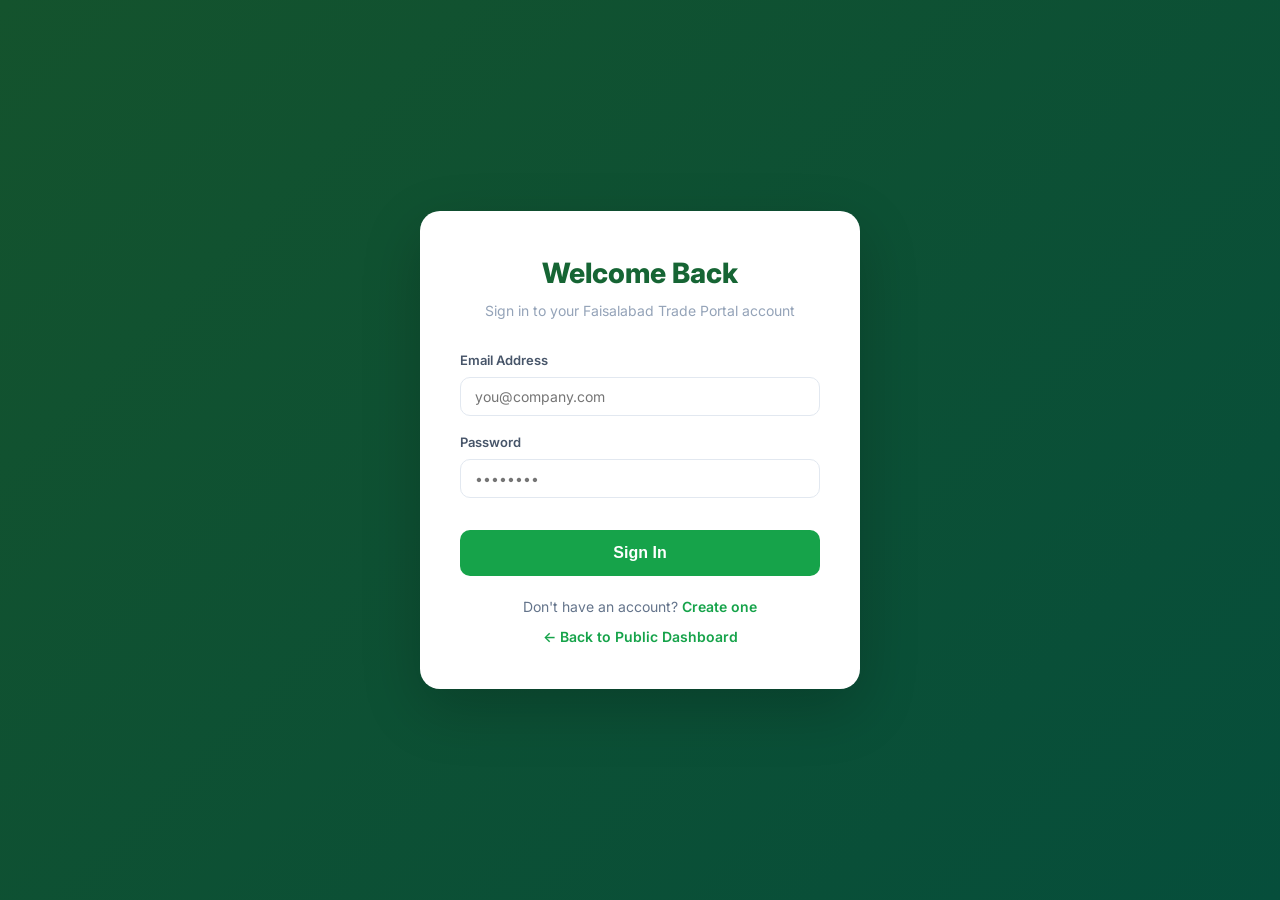
<file: frontend/dashboard.html>
<!DOCTYPE html>
<html lang="en">
<head>
<meta charset="UTF-8">
<meta name="viewport" content="width=device-width, initial-scale=1.0">
<title>My Dashboard — Faisalabad Trade Portal</title>
<link href="https://fonts.googleapis.com/css2?family=Inter:wght@300;400;500;600;700;800&display=swap" rel="stylesheet">
<link rel="stylesheet" href="css/style.css">
</head>
<body>

<nav class="navbar">
  <a href="public-dashboard.html" class="navbar-brand">⚙️ FTP</a>
  <div class="navbar-nav">
    <a href="public-dashboard.html">Dashboard</a>
    <a href="packages.html">Packages</a>
    <a href="dashboard.html" class="active">My Dashboard</a>
  </div>
  <div class="navbar-end">
    <span id="navGreeting" style="color:var(--green-100);font-size:14px"></span>
    <button class="btn btn-ghost btn-sm" style="color:var(--green-100)" onclick="logout()">Logout</button>
  </div>
</nav>

<section class="section">
  <div class="container">
    <div class="flex justify-between items-center flex-wrap mb-24">
      <div>
        <h1 style="font-size:28px;font-weight:800;color:var(--green-800)" id="companyName">My Dashboard</h1>
        <p style="color:var(--slate-400)" id="userInfo"></p>
      </div>
      <div style="display:flex;gap:8px">
        <a href="packages.html" class="btn btn-primary">Upgrade Package</a>
        <a href="public-dashboard.html" class="btn btn-ghost">Public View</a>
      </div>
    </div>

    <div id="errorMsg" class="alert alert-error" style="display:none"></div>

    <!-- KPI Cards -->
    <div class="grid-4" id="kpiGrid">
      <div class="spinner" id="kpiLoading"></div>
    </div>

    <!-- Active Subscriptions -->
    <div class="card mt-24">
      <div class="card-header">📦 Active Subscriptions</div>
      <div id="subsContainer"><p style="color:var(--slate-400)">No active subscriptions yet.</p></div>
    </div>

    <!-- Recent Payments -->
    <div class="card mt-16">
      <div class="card-header">💳 Recent Payments</div>
      <div class="table-wrap">
        <table id="paymentsTable">
          <thead><tr><th>Amount</th><th>Method</th><th>Status</th><th>Date</th></tr></thead>
          <tbody></tbody>
        </table>
      </div>
    </div>

    <!-- Recent Activity -->
    <div class="card mt-16">
      <div class="card-header">📋 Recent Activity</div>
      <div id="activityContainer"><p style="color:var(--slate-400)">No activity yet.</p></div>
    </div>
  </div>
</section>

<footer class="footer">
  <p><strong>Faisalabad Trade Portal</strong> — فیصل آباد ٹریڈ پورٹل</p>
</footer>

<script src="js/api.js"></script>
<script>
async function loadDashboard() {
  // Check auth
  if (!api.getToken()) {
    window.location.href = 'login.html?redirect=dashboard';
    return;
  }

  const user = api.getUser();
  if (user) {
    document.getElementById('companyName').textContent = `👋 ${user.company_name}`;
    document.getElementById('userInfo').textContent = `${user.contact_person} · ${user.email} · ${user.city}`;
    document.getElementById('navGreeting').textContent = `👋 ${user.company_name}`;
  }

  try {
    const data = await api.getUserDashboard();
    document.getElementById('kpiGrid').innerHTML = `
      <div class="kpi-card"><div class="kpi-value">PKR ${data.kpis.monthly_exports_pkr.toLocaleString()}</div><div class="kpi-label">Monthly Exports</div></div>
      <div class="kpi-card"><div class="kpi-value">${data.kpis.active_shipments}</div><div class="kpi-label">Active Shipments</div></div>
      <div class="kpi-card"><div class="kpi-value">${data.kpis.active_packages}</div><div class="kpi-label">Active Packages</div></div>
      <div class="kpi-card"><div class="kpi-value">PKR ${data.kpis.total_payments.toLocaleString()}</div><div class="kpi-label">Total Spent</div></div>
    `;

    // Subscriptions
    const subsDiv = document.getElementById('subsContainer');
    if (data.subscriptions.length > 0) {
      subsDiv.innerHTML = data.subscriptions.map(s => `
        <div style="display:flex;justify-content:space-between;align-items:center;padding:12px;border:1px solid var(--slate-200);border-radius:10px;margin-bottom:8px">
          <div><strong>${s.package_name}</strong> — <span class="badge badge-success">${s.status}</span></div>
          <div><span style="font-weight:700">PKR ${s.price_pkr.toLocaleString()}</span><span style="color:var(--slate-400);font-size:13px;margin-left:8px">/mo</span></div>
        </div>
      `).join('');
    }

    // Payments
    const payTbody = document.querySelector('#paymentsTable tbody');
    if (data.recent_payments.length > 0) {
      payTbody.innerHTML = data.recent_payments.map(p => `
        <tr>
          <td><strong>PKR ${p.amount_pkr.toLocaleString()}</strong></td>
          <td><span class="badge badge-info">${p.method}</span></td>
          <td><span class="badge badge-success">${p.status}</span></td>
          <td>${p.date ? new Date(p.date).toLocaleDateString() : '—'}</td>
        </tr>
      `).join('');
    } else {
      payTbody.innerHTML = '<tr><td colspan="4" style="color:var(--slate-400);text-align:center">No payments yet</td></tr>';
    }

    // Activities
    const actDiv = document.getElementById('activityContainer');
    if (data.recent_activities.length > 0) {
      actDiv.innerHTML = data.recent_activities.map(a => `
        <div style="display:flex;justify-content:space-between;align-items:center;padding:8px 0;border-bottom:1px solid var(--slate-100)">
          <div><span style="font-weight:500">${a.details || a.action}</span></div>
          <div style="color:var(--slate-400);font-size:13px">${a.date ? new Date(a.date).toLocaleString() : ''}</div>
        </div>
      `).join('');
    }
  } catch (e) {
    if (e.message.includes('401') || e.message.includes('Not authenticated')) {
      api.clearToken();
      api.clearUser();
      window.location.href = 'login.html?redirect=dashboard';
      return;
    }
    document.getElementById('errorMsg').textContent = 'Failed to load dashboard: ' + e.message;
    document.getElementById('errorMsg').style.display = 'block';
  }
}

loadDashboard();
</script>
</body>
</html>
</file>
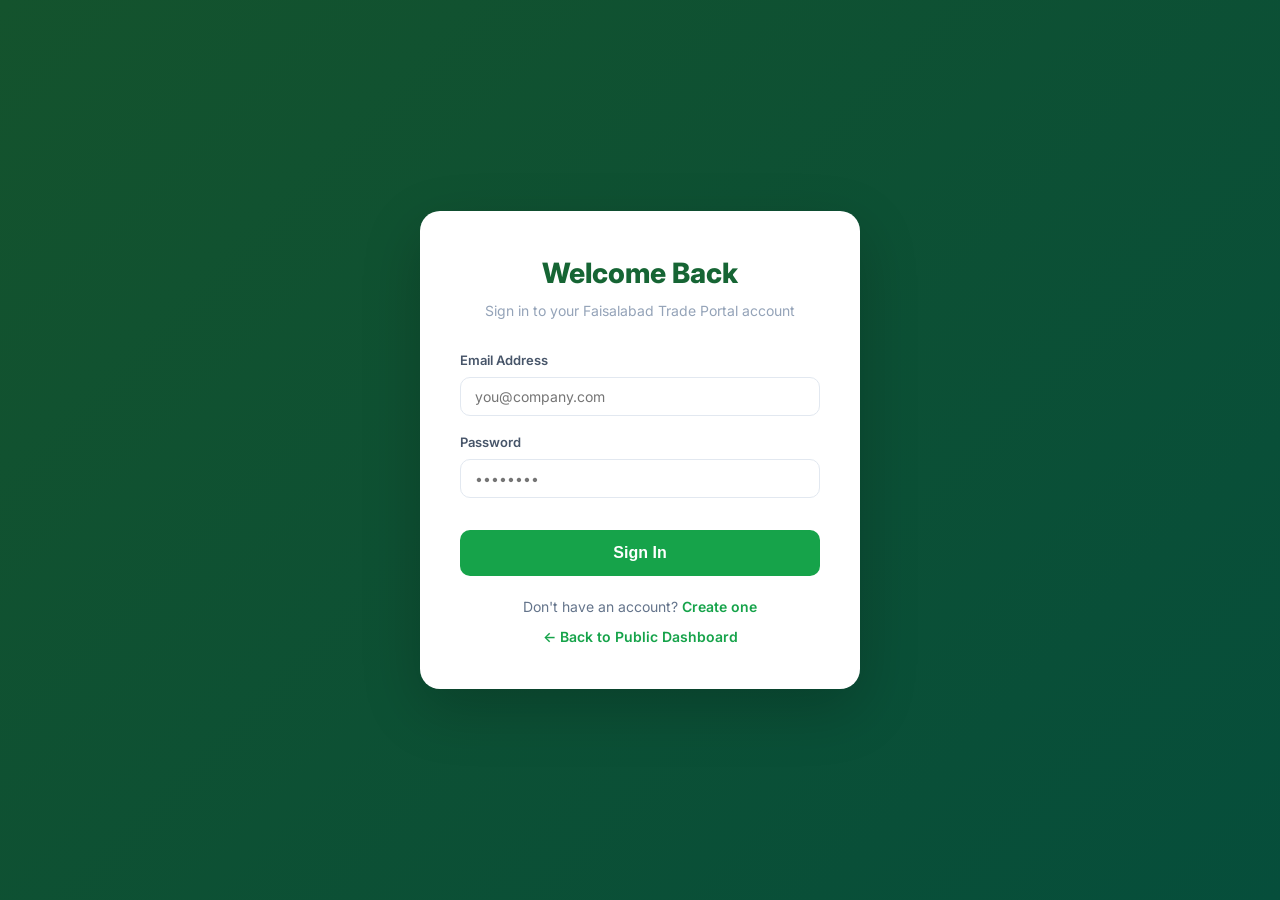
<file: frontend/login.html>
<!DOCTYPE html>
<html lang="en">
<head>
<meta charset="UTF-8">
<meta name="viewport" content="width=device-width, initial-scale=1.0">
<title>Login — Faisalabad Trade Portal</title>
<link href="https://fonts.googleapis.com/css2?family=Inter:wght@300;400;500;600;700;800&display=swap" rel="stylesheet">
<link rel="stylesheet" href="css/style.css">
</head>
<body class="auth-page">
<div class="auth-card">
  <h1>Welcome Back</h1>
  <p class="subtitle">Sign in to your Faisalabad Trade Portal account</p>

  <div id="errorMsg" class="alert alert-error" style="display:none"></div>
  <div id="successMsg" class="alert alert-success" style="display:none"></div>

  <form id="loginForm">
    <div class="form-group">
      <label>Email Address</label>
      <input type="email" class="form-input" id="email" placeholder="you@company.com" required>
    </div>
    <div class="form-group">
      <label>Password</label>
      <input type="password" class="form-input" id="password" placeholder="••••••••" required>
    </div>
    <button type="submit" class="btn btn-primary btn-block btn-lg mt-16" id="submitBtn">
      Sign In
    </button>
  </form>

  <div class="auth-link">
    Don't have an account? <a href="register.html">Create one</a>
  </div>
  <div class="auth-link" style="margin-top:8px">
    <a href="public-dashboard.html">← Back to Public Dashboard</a>
  </div>
</div>

<script src="js/api.js"></script>
<script>
document.getElementById('loginForm').addEventListener('submit', async (e) => {
  e.preventDefault();
  const btn = document.getElementById('submitBtn');
  btn.disabled = true;
  btn.textContent = 'Signing in...';
  document.getElementById('errorMsg').style.display = 'none';

  try {
    const res = await api.login({
      email: document.getElementById('email').value,
      password: document.getElementById('password').value,
    });
    api.setToken(res.access_token);
    api.setUser(res.user);
    window.location.href = 'dashboard.html';
  } catch (err) {
    document.getElementById('errorMsg').textContent = err.message;
    document.getElementById('errorMsg').style.display = 'block';
    btn.disabled = false;
    btn.textContent = 'Sign In';
  }
});
</script>
</body>
</html>
</file>
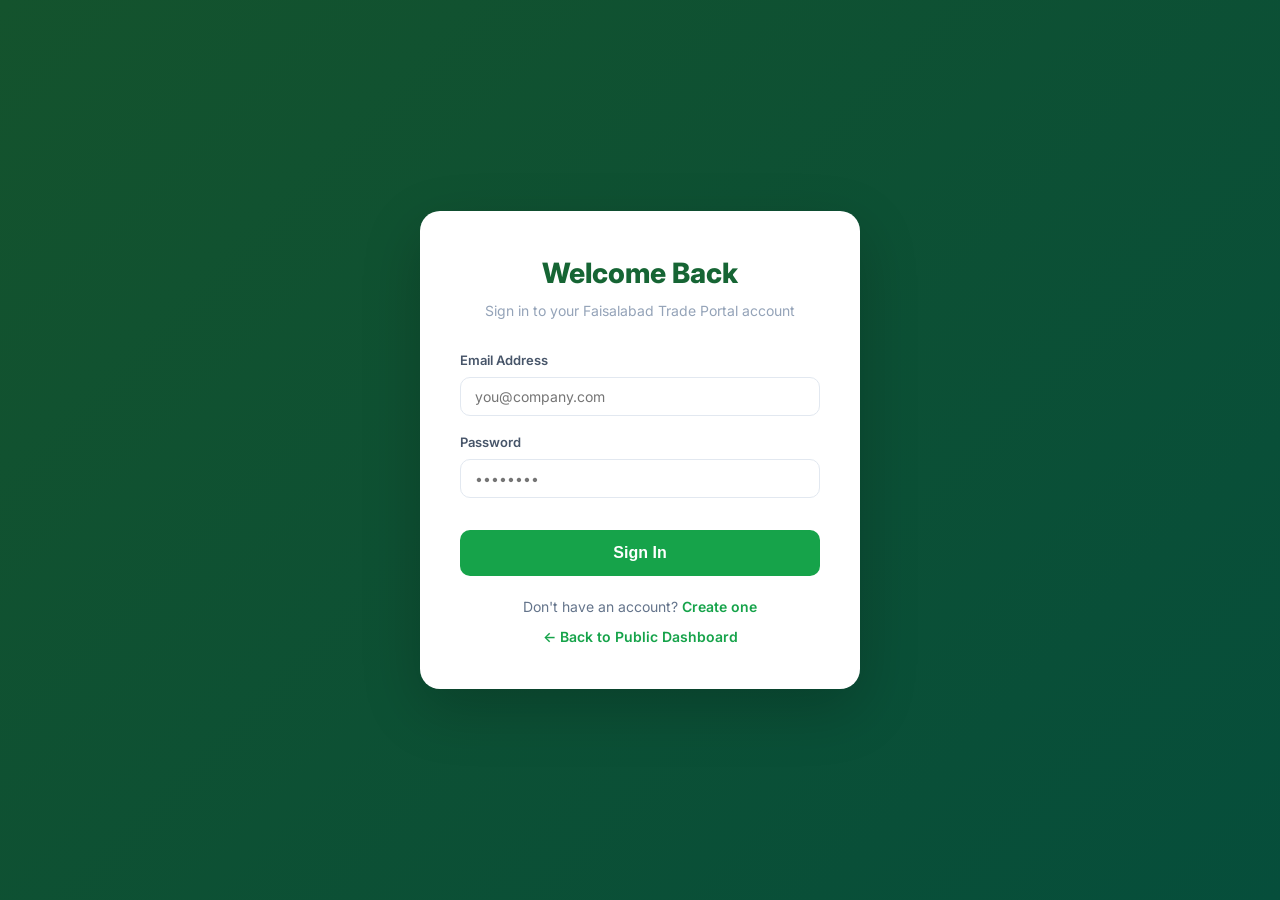
<file: frontend/payment.html>
<!DOCTYPE html>
<html lang="en">
<head>
<meta charset="UTF-8">
<meta name="viewport" content="width=device-width, initial-scale=1.0">
<title>Payment — Faisalabad Trade Portal</title>
<link href="https://fonts.googleapis.com/css2?family=Inter:wght@300;400;500;600;700;800&display=swap" rel="stylesheet">
<link rel="stylesheet" href="css/style.css">
</head>
<body class="auth-page">
<div class="auth-card" style="max-width:520px">
  <h1>Complete Payment</h1>
  <p class="subtitle">Subscribe to your chosen package</p>

  <div id="errorMsg" class="alert alert-error" style="display:none"></div>
  <div id="successMsg" class="alert alert-success" style="display:none"></div>

  <div class="card" style="margin-bottom:20px;background:var(--slate-50)" id="orderSummary">
    <div style="display:flex;justify-content:space-between;align-items:center">
      <div><strong>Package:</strong> <span id="pkgName">—</span></div>
      <div style="font-size:24px;font-weight:800;color:var(--green-700)"><span id="pkgPrice">—</span></div>
    </div>
  </div>

  <form id="paymentForm">
    <div class="form-group">
      <label>Payment Method</label>
      <select class="form-select" id="paymentMethod" required>
        <option value="">Select a method...</option>
        <option value="jazzcash">JazzCash</option>
        <option value="easypaisa">Easypaisa</option>
        <option value="bank_transfer">Bank Transfer</option>
        <option value="card">Credit / Debit Card</option>
      </select>
    </div>

    <div id="cardDetails" style="display:none">
      <div class="form-group">
        <label>Card Number</label>
        <input type="text" class="form-input" id="cardNumber" placeholder="4242 4242 4242 4242" maxlength="19">
      </div>
      <div class="grid-2" style="display:grid;grid-template-columns:1fr 1fr;gap:12px">
        <div class="form-group">
          <label>Expiry</label>
          <input type="text" class="form-input" id="cardExpiry" placeholder="MM/YY" maxlength="5">
        </div>
        <div class="form-group">
          <label>CVV</label>
          <input type="text" class="form-input" id="cardCvv" placeholder="123" maxlength="4">
        </div>
      </div>
    </div>

    <p style="font-size:12px;color:var(--slate-400);margin-bottom:16px">
      🔒 Your payment is encrypted and processed securely.
    </p>

    <button type="submit" class="btn btn-primary btn-block btn-lg" id="submitBtn">
      Pay Now
    </button>
  </form>

  <div class="auth-link" style="margin-top:16px">
    <a href="packages.html">← Back to Packages</a>
  </div>
</div>

<script src="js/api.js"></script>
<script>
// Check auth
const token = api.getToken();
if (!token) {
  window.location.href = 'login.html?redirect=payment';
}

const urlParams = new URLSearchParams(window.location.search);
const pkgSlug = urlParams.get('package');

async function loadPkg() {
  if (!pkgSlug) { document.getElementById('errorMsg').textContent = 'No package selected'; document.getElementById('errorMsg').style.display = 'block'; return; }
  try {
    const pkgs = await api.getPackages();
    const pkg = pkgs.find(p => p.slug === pkgSlug);
    if (!pkg) throw new Error('Package not found');
    document.getElementById('pkgName').textContent = pkg.name;
    document.getElementById('pkgPrice').textContent = `PKR ${pkg.price_pkr.toLocaleString()}`;
    document.getElementById('paymentForm').dataset.price = pkg.price_pkr;
    document.getElementById('paymentForm').dataset.slug = pkgSlug;
  } catch (e) {
    document.getElementById('errorMsg').textContent = e.message;
    document.getElementById('errorMsg').style.display = 'block';
  }
}

document.getElementById('paymentMethod').addEventListener('change', function() {
  document.getElementById('cardDetails').style.display = this.value === 'card' ? 'block' : 'none';
});

document.getElementById('paymentForm').addEventListener('submit', async (e) => {
  e.preventDefault();
  const btn = document.getElementById('submitBtn');
  btn.disabled = true;
  btn.textContent = 'Processing...';
  document.getElementById('errorMsg').style.display = 'none';

  const method = document.getElementById('paymentMethod').value;
  if (!method) {
    document.getElementById('errorMsg').textContent = 'Please select a payment method';
    document.getElementById('errorMsg').style.display = 'block';
    btn.disabled = false; btn.textContent = 'Pay Now';
    return;
  }

  const data = { package_slug: e.target.dataset.slug, method };
  if (method === 'card') {
    data.card_number = document.getElementById('cardNumber').value;
    data.card_expiry = document.getElementById('cardExpiry').value;
    data.card_cvv = document.getElementById('cardCvv').value;
  }

  try {
    const res = await api.subscribe(data);
    document.getElementById('successMsg').innerHTML = `
      <strong>✅ ${res.message}</strong><br>
      Transaction Ref: <code>${res.transaction_ref}</code><br>
      Amount: PKR ${res.amount_pkr.toLocaleString()}
    `;
    document.getElementById('successMsg').style.display = 'block';
    btn.textContent = 'Redirecting...';
    setTimeout(() => window.location.href = 'dashboard.html', 2000);
  } catch (err) {
    document.getElementById('errorMsg').textContent = err.message;
    document.getElementById('errorMsg').style.display = 'block';
    btn.disabled = false; btn.textContent = 'Pay Now';
  }
});

loadPkg();
</script>
</body>
</html>
</file>
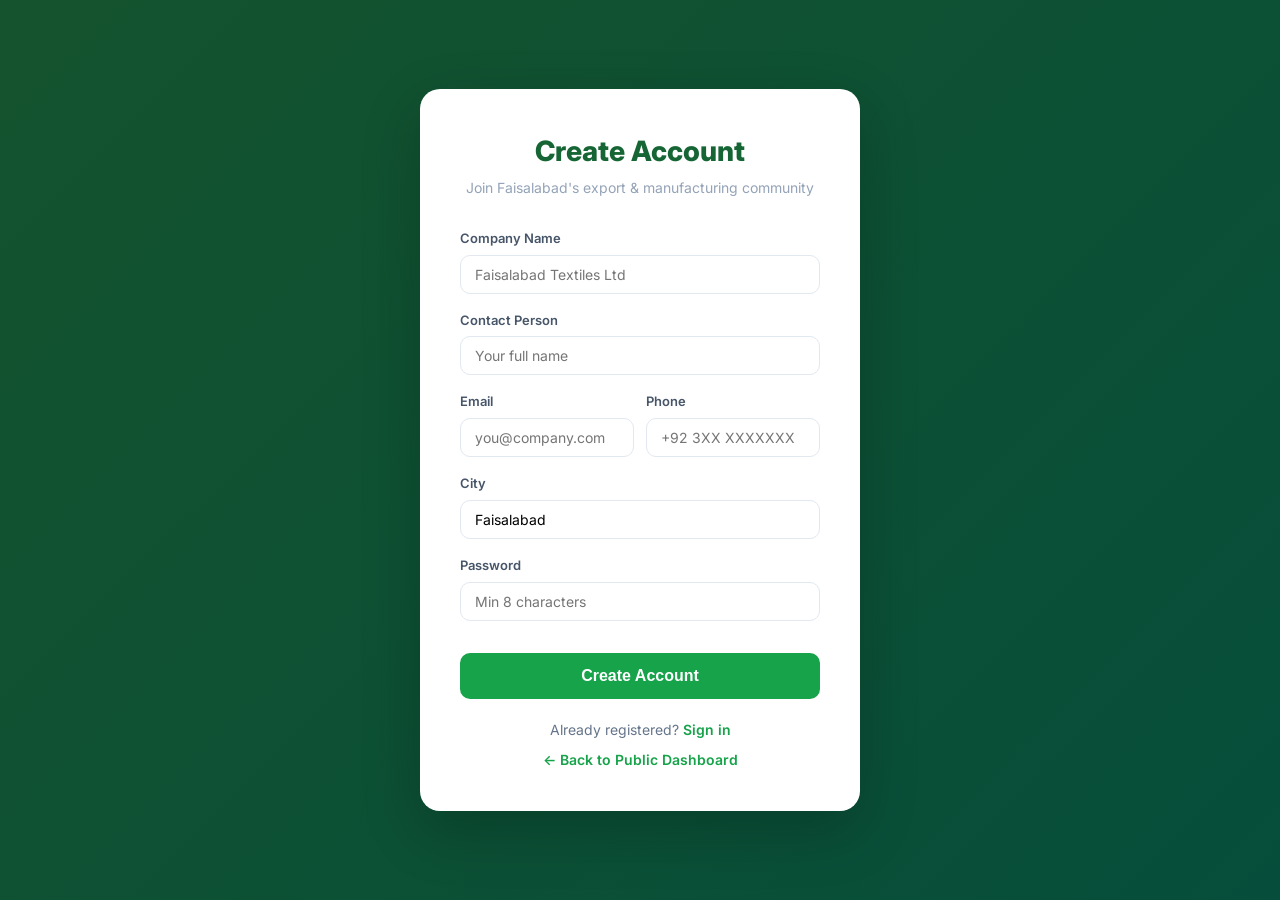
<file: frontend/register.html>
<!DOCTYPE html>
<html lang="en">
<head>
<meta charset="UTF-8">
<meta name="viewport" content="width=device-width, initial-scale=1.0">
<title>Register — Faisalabad Trade Portal</title>
<link href="https://fonts.googleapis.com/css2?family=Inter:wght@300;400;500;600;700;800&display=swap" rel="stylesheet">
<link rel="stylesheet" href="css/style.css">
</head>
<body class="auth-page">
<div class="auth-card">
  <h1>Create Account</h1>
  <p class="subtitle">Join Faisalabad's export & manufacturing community</p>

  <div id="errorMsg" class="alert alert-error" style="display:none"></div>

  <form id="registerForm">
    <div class="form-group">
      <label>Company Name</label>
      <input type="text" class="form-input" id="company_name" placeholder="Faisalabad Textiles Ltd" required>
    </div>
    <div class="form-group">
      <label>Contact Person</label>
      <input type="text" class="form-input" id="contact_person" placeholder="Your full name" required>
    </div>
    <div class="grid-2" style="display:grid;grid-template-columns:1fr 1fr;gap:12px">
      <div class="form-group">
        <label>Email</label>
        <input type="email" class="form-input" id="email" placeholder="you@company.com" required>
      </div>
      <div class="form-group">
        <label>Phone</label>
        <input type="tel" class="form-input" id="phone" placeholder="+92 3XX XXXXXXX" required>
      </div>
    </div>
    <div class="form-group">
      <label>City</label>
      <input type="text" class="form-input" id="city" value="Faisalabad">
    </div>
    <div class="form-group">
      <label>Password</label>
      <input type="password" class="form-input" id="password" placeholder="Min 8 characters" minlength="8" required>
    </div>
    <button type="submit" class="btn btn-primary btn-block btn-lg mt-16" id="submitBtn">
      Create Account
    </button>
  </form>

  <div class="auth-link">
    Already registered? <a href="login.html">Sign in</a>
  </div>
  <div class="auth-link" style="margin-top:8px">
    <a href="public-dashboard.html">← Back to Public Dashboard</a>
  </div>
</div>

<script src="js/api.js"></script>
<script>
document.getElementById('registerForm').addEventListener('submit', async (e) => {
  e.preventDefault();
  const btn = document.getElementById('submitBtn');
  btn.disabled = true;
  btn.textContent = 'Creating account...';
  document.getElementById('errorMsg').style.display = 'none';

  try {
    const res = await api.register({
      email: document.getElementById('email').value,
      password: document.getElementById('password').value,
      company_name: document.getElementById('company_name').value,
      contact_person: document.getElementById('contact_person').value,
      phone: document.getElementById('phone').value,
      city: document.getElementById('city').value,
    });
    api.setToken(res.access_token);
    api.setUser(res.user);
    window.location.href = 'dashboard.html';
  } catch (err) {
    document.getElementById('errorMsg').textContent = err.message;
    document.getElementById('errorMsg').style.display = 'block';
    btn.disabled = false;
    btn.textContent = 'Create Account';
  }
});
</script>
</body>
</html>
</file>
<file: frontend/css/style.css>
:root {
  --green-50: #f0fdf4;
  --green-100: #dcfce7;
  --green-500: #22c55e;
  --green-600: #16a34a;
  --green-700: #15803d;
  --green-800: #166534;
  --green-900: #14532d;
  --emerald-500: #10b981;
  --amber-500: #f59e0b;
  --amber-600: #d97706;
  --red-500: #ef4444;
  --red-600: #dc2626;
  --blue-500: #3b82f6;
  --blue-600: #2563eb;
  --slate-50: #f8fafc;
  --slate-100: #f1f5f9;
  --slate-200: #e2e8f0;
  --slate-300: #cbd5e1;
  --slate-400: #94a3b8;
  --slate-500: #64748b;
  --slate-600: #475569;
  --slate-700: #334155;
  --slate-800: #1e293b;
  --slate-900: #0f172a;
}

* { margin: 0; padding: 0; box-sizing: border-box; }

body {
  font-family: Inter, system-ui, -apple-system, sans-serif;
  background: var(--slate-50);
  color: var(--slate-800);
  line-height: 1.6;
}

/* ── Navigation ─────────────────────── */
.navbar {
  background: var(--green-900);
  color: white;
  padding: 0 24px;
  display: flex;
  align-items: center;
  height: 64px;
  position: sticky;
  top: 0;
  z-index: 100;
  box-shadow: 0 2px 8px rgba(0,0,0,.15);
}
.navbar-brand {
  font-size: 20px;
  font-weight: 700;
  color: white;
  text-decoration: none;
  margin-right: 32px;
  white-space: nowrap;
}
.navbar-nav {
  display: flex;
  gap: 8px;
  flex: 1;
  align-items: center;
}
.navbar-nav a {
  color: var(--green-100);
  text-decoration: none;
  padding: 8px 14px;
  border-radius: 8px;
  font-size: 14px;
  font-weight: 500;
  transition: all .15s;
}
.navbar-nav a:hover, .navbar-nav a.active {
  background: rgba(255,255,255,.12);
  color: white;
}
.navbar-end {
  display: flex;
  gap: 8px;
  align-items: center;
}

/* ── Buttons ─────────────────────────── */
.btn {
  display: inline-flex;
  align-items: center;
  gap: 6px;
  padding: 10px 20px;
  border: none;
  border-radius: 10px;
  font-size: 14px;
  font-weight: 600;
  cursor: pointer;
  transition: all .15s;
  text-decoration: none;
}
.btn-primary {
  background: var(--green-600);
  color: white;
}
.btn-primary:hover { background: var(--green-700); transform: translateY(-1px); }
.btn-outline {
  background: transparent;
  color: var(--green-100);
  border: 1.5px solid rgba(255,255,255,.3);
}
.btn-outline:hover { border-color: white; color: white; }
.btn-ghost { background: transparent; color: var(--slate-600); }
.btn-ghost:hover { background: var(--slate-100); }
.btn-sm { padding: 6px 14px; font-size: 13px; }
.btn-lg { padding: 14px 28px; font-size: 16px; }
.btn-block { width: 100%; justify-content: center; }
.btn-success { background: var(--green-500); color: white; }
.btn-success:hover { background: var(--green-600); }
.btn-danger { background: var(--red-500); color: white; }
.btn-danger:hover { background: var(--red-600); }
.btn:disabled { opacity: .5; cursor: not-allowed; transform: none; }

/* ── Cards ──────────────────────────── */
.card {
  background: white;
  border-radius: 14px;
  padding: 24px;
  box-shadow: 0 1px 3px rgba(0,0,0,.06), 0 1px 2px rgba(0,0,0,.04);
  border: 1px solid var(--slate-200);
}
.card-header {
  font-size: 18px;
  font-weight: 700;
  margin-bottom: 16px;
  color: var(--slate-900);
}

/* ── Forms ───────────────────────────── */
.form-group { margin-bottom: 16px; }
.form-group label {
  display: block;
  font-size: 13px;
  font-weight: 600;
  color: var(--slate-600);
  margin-bottom: 6px;
}
.form-input, .form-select {
  width: 100%;
  padding: 10px 14px;
  border: 1.5px solid var(--slate-200);
  border-radius: 10px;
  font-size: 14px;
  font-family: inherit;
  transition: border-color .15s;
  background: white;
}
.form-input:focus, .form-select:focus {
  outline: none;
  border-color: var(--green-500);
  box-shadow: 0 0 0 3px rgba(34,197,94,.12);
}

/* ── Grid ────────────────────────────── */
.grid-2 { display: grid; grid-template-columns: 1fr; gap: 20px; }
.grid-3 { display: grid; grid-template-columns: 1fr; gap: 20px; }
.grid-4 { display: grid; grid-template-columns: 1fr; gap: 20px; }

@media (min-width: 640px) {
  .grid-2 { grid-template-columns: 1fr 1fr; }
  .grid-3 { grid-template-columns: 1fr 1fr 1fr; }
  .grid-4 { grid-template-columns: 1fr 1fr; }
}
@media (min-width: 900px) {
  .grid-4 { grid-template-columns: 1fr 1fr 1fr 1fr; }
}

/* ── Hero Section ────────────────────── */
.hero {
  background: linear-gradient(135deg, var(--green-900) 0%, #064e3b 100%);
  color: white;
  padding: 60px 24px;
  text-align: center;
}
.hero h1 { font-size: 36px; font-weight: 800; margin-bottom: 12px; }
.hero p { font-size: 18px; color: rgba(255,255,255,.75); max-width: 600px; margin: 0 auto 24px; }

/* ── Stats Grid ──────────────────────── */
.stat-card {
  background: rgba(255,255,255,.1);
  border: 1px solid rgba(255,255,255,.15);
  border-radius: 14px;
  padding: 24px;
  text-align: center;
}
.stat-card .value {
  font-size: 28px;
  font-weight: 800;
  color: var(--green-500);
}
.stat-card .label {
  font-size: 14px;
  color: rgba(255,255,255,.7);
  margin-top: 4px;
}

/* ── Badge ───────────────────────────── */
.badge {
  display: inline-block;
  padding: 2px 10px;
  border-radius: 20px;
  font-size: 11px;
  font-weight: 600;
  text-transform: uppercase;
}
.badge-danger { background: #fef2f2; color: var(--red-600); }
.badge-warning { background: #fffbeb; color: var(--amber-600); }
.badge-info { background: #eff6ff; color: var(--blue-600); }
.badge-success { background: #f0fdf4; color: var(--green-600); }

/* ── Table ───────────────────────────── */
.table-wrap { overflow-x: auto; }
table { width: 100%; border-collapse: collapse; font-size: 14px; }
th, td { padding: 12px 14px; text-align: left; border-bottom: 1px solid var(--slate-100); }
th { font-weight: 600; color: var(--slate-500); font-size: 12px; text-transform: uppercase; letter-spacing: .5px; }
tr:hover td { background: var(--slate-50); }

/* ── Package Card ────────────────────── */
.package-card {
  background: white;
  border-radius: 16px;
  padding: 28px 24px;
  border: 2px solid var(--slate-200);
  position: relative;
  transition: all .2s;
}
.package-card:hover { transform: translateY(-4px); box-shadow: 0 12px 24px rgba(0,0,0,.08); }
.package-card.popular {
  border-color: var(--green-500);
  box-shadow: 0 0 0 4px rgba(34,197,94,.1);
}
.package-card .popular-badge {
  position: absolute;
  top: -12px;
  left: 50%;
  transform: translateX(-50%);
  background: var(--green-600);
  color: white;
  padding: 4px 16px;
  border-radius: 20px;
  font-size: 12px;
  font-weight: 700;
  text-transform: uppercase;
}
.package-card h3 { font-size: 20px; font-weight: 700; margin-bottom: 4px; }
.package-card .price {
  font-size: 32px;
  font-weight: 800;
  color: var(--green-700);
  margin: 12px 0;
}
.package-card .price span { font-size: 14px; color: var(--slate-400); font-weight: 400; }
.package-card ul { list-style: none; margin: 16px 0; }
.package-card li {
  padding: 6px 0;
  font-size: 14px;
  color: var(--slate-600);
}
.package-card li::before { content: '✓ '; color: var(--green-500); font-weight: 700; }
.package-card.addon {
  border-style: dashed;
  background: var(--slate-50);
}

/* ── Alert / Message ─────────────────── */
.alert {
  padding: 14px 18px;
  border-radius: 10px;
  font-size: 14px;
  font-weight: 500;
  margin-bottom: 16px;
}
.alert-error { background: #fef2f2; color: var(--red-600); border: 1px solid #fecaca; }
.alert-success { background: #f0fdf4; color: var(--green-700); border: 1px solid #bbf7d0; }
.alert-info { background: #eff6ff; color: var(--blue-600); border: 1px solid #bfdbfe; }

/* ── Container ───────────────────────── */
.container { max-width: 1100px; margin: 0 auto; padding: 0 20px; }
.section { padding: 40px 0; }

/* ── Auth pages ──────────────────────── */
.auth-page {
  min-height: 100vh;
  display: flex;
  align-items: center;
  justify-content: center;
  background: linear-gradient(135deg, var(--green-900), #064e3b);
}
.auth-card {
  background: white;
  border-radius: 20px;
  padding: 40px;
  width: 100%;
  max-width: 440px;
  box-shadow: 0 20px 60px rgba(0,0,0,.2);
}
.auth-card h1 {
  font-size: 28px;
  font-weight: 800;
  text-align: center;
  color: var(--green-800);
  margin-bottom: 4px;
}
.auth-card .subtitle {
  text-align: center;
  color: var(--slate-400);
  margin-bottom: 28px;
  font-size: 14px;
}
.auth-card .auth-link {
  text-align: center;
  font-size: 14px;
  color: var(--slate-500);
  margin-top: 20px;
}
.auth-card .auth-link a { color: var(--green-600); text-decoration: none; font-weight: 600; }
.auth-card .auth-link a:hover { text-decoration: underline; }

/* ── Loading ──────────────────────────── */
.spinner {
  width: 32px; height: 32px;
  border: 3px solid var(--slate-200);
  border-top-color: var(--green-500);
  border-radius: 50%;
  animation: spin .6s linear infinite;
  margin: 40px auto;
}
@keyframes spin { to { transform: rotate(360deg); } }

/* ── KPI Card ────────────────────────── */
.kpi-card {
  background: white;
  border-radius: 14px;
  padding: 20px;
  text-align: center;
  box-shadow: 0 1px 3px rgba(0,0,0,.06);
  border: 1px solid var(--slate-200);
}
.kpi-card .kpi-value {
  font-size: 26px;
  font-weight: 800;
  color: var(--green-700);
}
.kpi-card .kpi-label {
  font-size: 13px;
  color: var(--slate-500);
  margin-top: 4px;
}

/* ── Footer ──────────────────────────── */
.footer {
  background: var(--slate-900);
  color: var(--slate-400);
  text-align: center;
  padding: 32px 20px;
  font-size: 14px;
}
.footer strong { color: white; }

/* ── Misc ────────────────────────────── */
.text-center { text-align: center; }
.text-right { text-align: right; }
.mt-8 { margin-top: 8px; }
.mt-16 { margin-top: 16px; }
.mt-24 { margin-top: 24px; }
.mb-16 { margin-bottom: 16px; }
.mb-24 { margin-bottom: 24px; }
.flex { display: flex; }
.gap-8 { gap: 8px; }
.gap-12 { gap: 12px; }
.items-center { align-items: center; }
.justify-between { justify-content: space-between; }
.flex-wrap { flex-wrap: wrap; }
</file>
